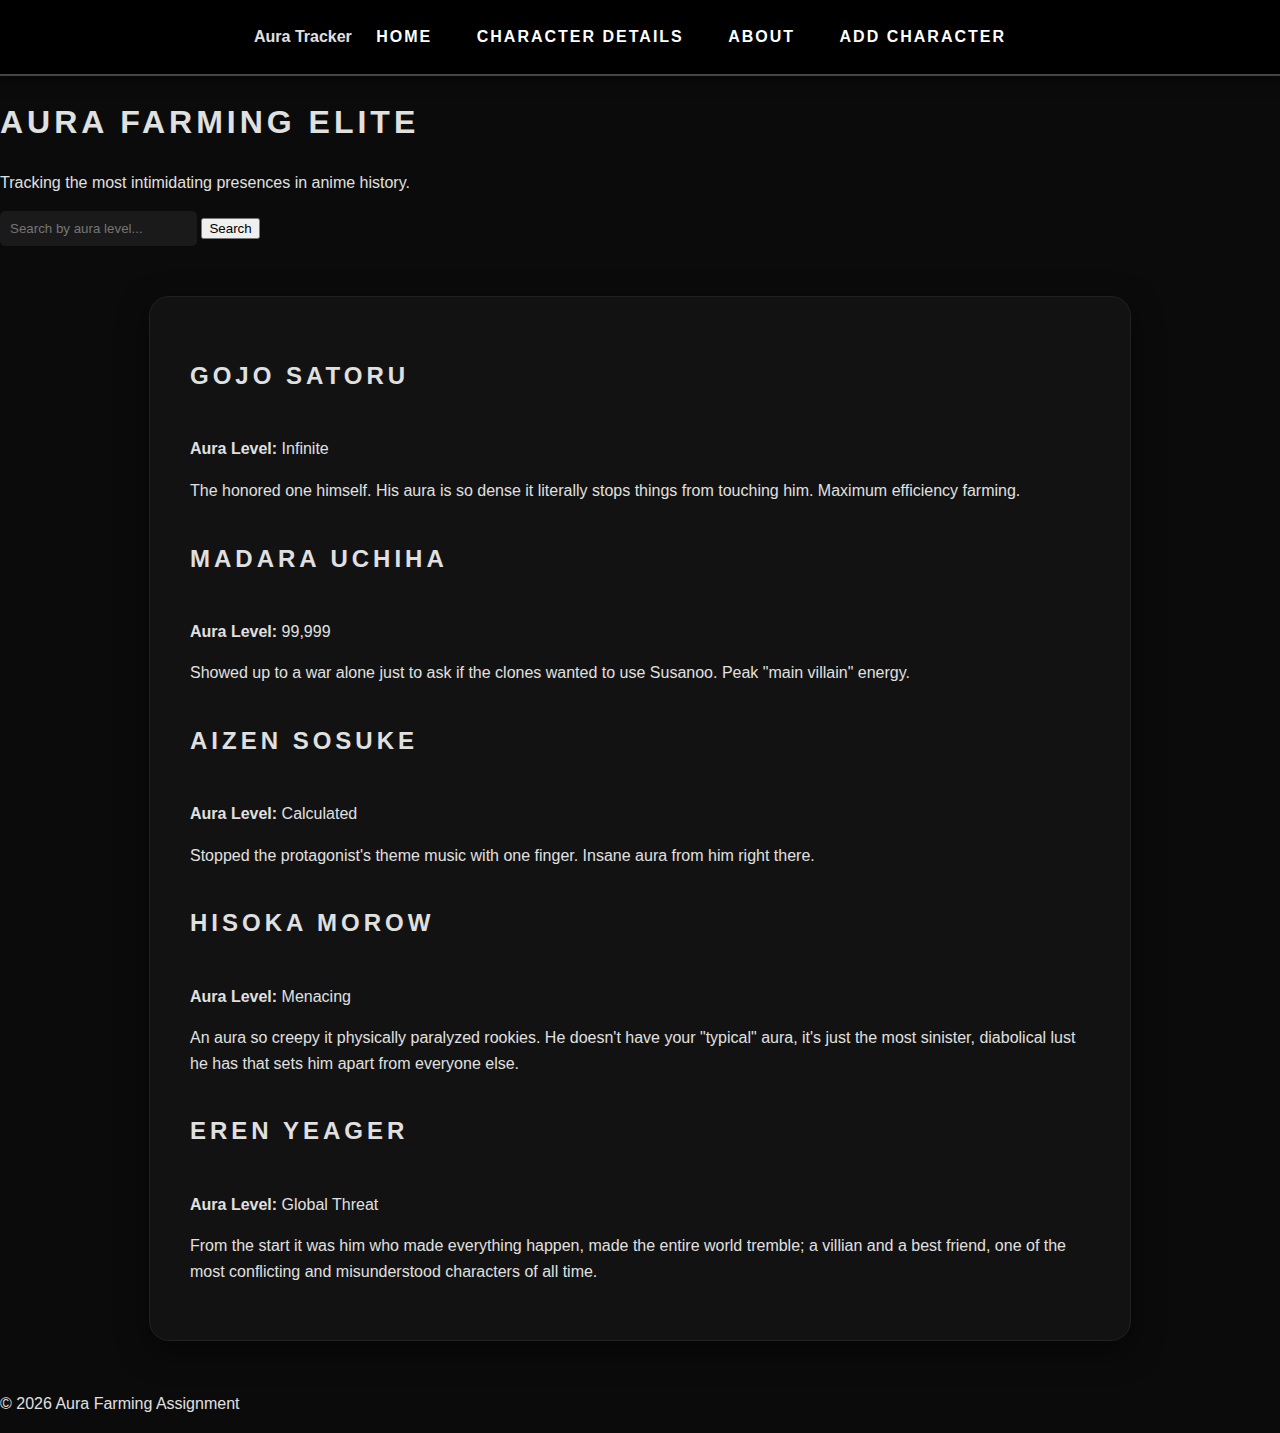
<file: index.html>
<!DOCTYPE html>
<html lang="en">
<head>
    <meta charset="UTF-8">
    <meta name="viewport" content="width=device-width, initial-scale=1.0">
    <title>Aura Academy | Character Gallery</title>
    <link rel="stylesheet" href="style.css">
</head>
<body>
    <nav>
        <strong>Aura Tracker</strong>
        <a href="index.html">Home</a>
        <a href="details.html">Character Details</a>
        <a href="about.html">About</a>
        <a href="contact.html">Add Character</a>
    </nav>

    <header>
        <h1>Aura Farming Elite</h1>
        <p>Tracking the most intimidating presences in anime history.</p>
        
        <div class="search-container">
            <input type="text" id="charSearch" placeholder="Search by aura level...">
            <button type="button">Search</button>
        </div>
    </header>

    <main class="gallery">
        <section class="card">
            <h2>Gojo Satoru</h2>
            <p><strong>Aura Level:</strong> Infinite</p>
            <p>The honored one himself. His aura is so dense it literally stops things from touching him. Maximum efficiency farming.</p>
        </section>

        <section class="card">
            <h2>Madara Uchiha</h2>
            <p><strong>Aura Level:</strong> 99,999</p>
            <p>Showed up to a war alone just to ask if the clones wanted to use Susanoo. Peak "main villain" energy.</p>
        </section>

        <section class="card">
            <h2>Aizen Sosuke</h2>
            <p><strong>Aura Level:</strong> Calculated</p>
            <p>Stopped the protagonist's theme music with one finger. Insane aura from him right there.</p>
        </section>

        <section class="card">
            <h2>Hisoka Morow</h2>
            <p><strong>Aura Level:</strong> Menacing</p>
            <p>An aura so creepy it physically paralyzed rookies. He doesn't have your "typical" aura, it's just the most sinister, diabolical lust he has that sets him apart from everyone else.</p>
        </section>

        <section class="card">
            <h2>Eren Yeager</h2>
            <p><strong>Aura Level:</strong> Global Threat</p>
            <p>From the start it was him who made everything happen, made the entire world tremble; a villian and a best friend, one of the most conflicting and misunderstood characters of all time.</p>
        </section>
    </main>

    <footer>
        <p>&copy; 2026 Aura Farming Assignment</p>
    </footer>
</body>
</html>
</file>
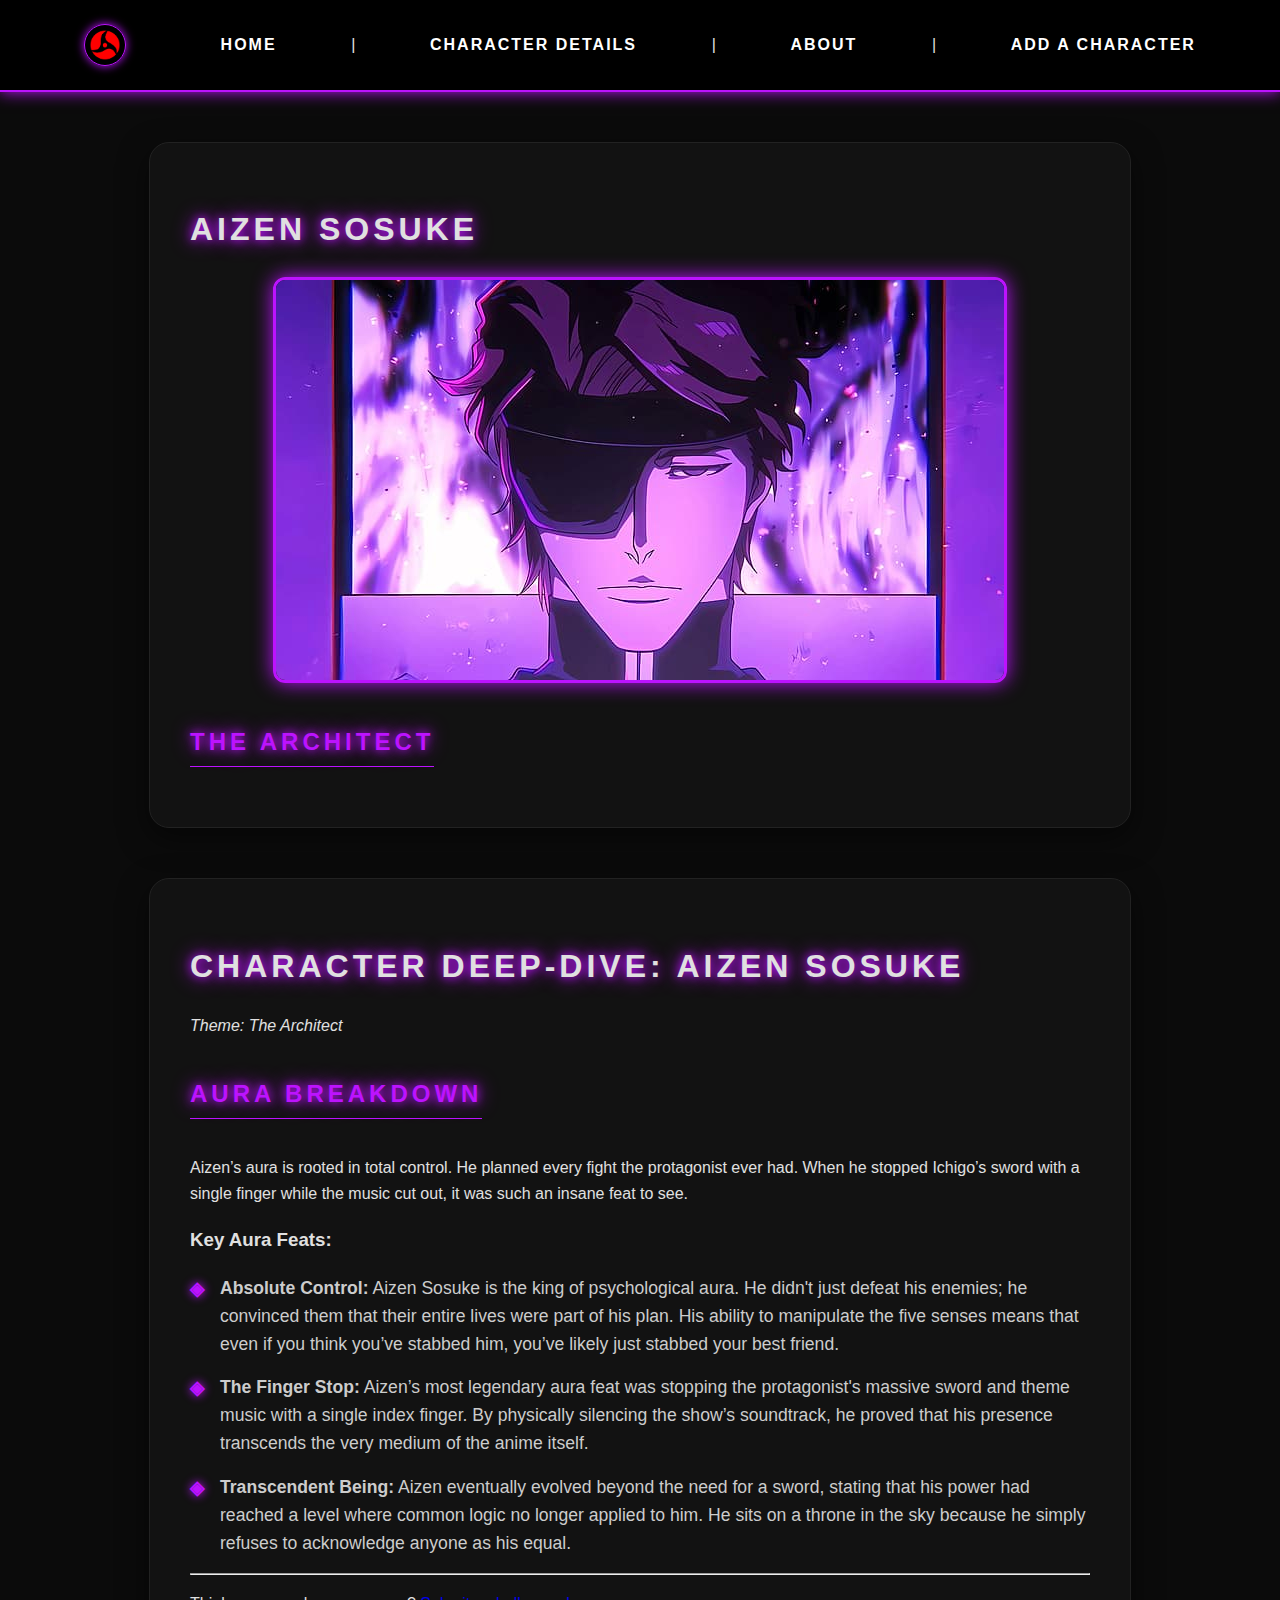
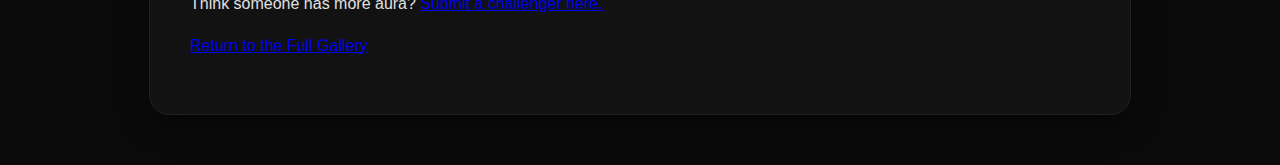
<file: aizen.html>
<!DOCTYPE html>
<html lang="en">
    <style>
    :root { --accent-color: #bc13fe; } /* Hogyoku Purple */
</style>
<nav>
    <div class="nav-content">
        <a href="index.html" class="logo-link">
            <img src="sharingan2.png" alt="Aura Logo" class="nav-logo">
            
        </a>
        <a href="index.html">Home</a> | 
        <a href="details.html">Character Details</a> | 
        <a href="about.html">About</a> | 
        <a href="contact.html">Add a Character</a>
        </div>
    </div>
    </nav>
<main>
    <h1>Aizen Sosuke</h1>
    <img src="aizen.jpg" alt="Aizen">
    <h2>The Architect</h2>
</main>
<head>
    <meta charset="UTF-8">
    <title>Aura Profile: Sosuke Aizen</title>
    <link rel="stylesheet" href="style.css">
</head>
<body>
    

    <main>
        <h1>Character Deep-Dive: Aizen Sosuke</h1>
        <p><em>Theme: The Architect</em></p>

        <section>
            <h2>Aura Breakdown</h2>
            <p>Aizen’s aura is rooted in total control. He planned every fight the protagonist ever had. When he stopped Ichigo’s sword with a single finger while the music cut out, it was such an insane feat to see.</p>
            
            <h3>Key Aura Feats:</h3>
            <ul>
                <li><strong>Absolute Control:</strong> Aizen Sosuke is the king of psychological aura. He didn't just defeat his enemies; he convinced them that their entire lives were part of his plan. His ability to manipulate the five senses means that even if you think you’ve stabbed him, you’ve likely just stabbed your best friend.</li>
                <li><strong>The Finger Stop:</strong> Aizen’s most legendary aura feat was stopping the protagonist's massive sword and theme music with a single index finger. By physically silencing the show’s soundtrack, he proved that his presence transcends the very medium of the anime itself.</li>
                <li><strong>Transcendent Being:</strong> Aizen eventually evolved beyond the need for a sword, stating that his power had reached a level where common logic no longer applied to him. He sits on a throne in the sky because he simply refuses to acknowledge anyone as his equal.</li>
            </ul>
        </section>

        <hr>
        <p>Think someone has more aura? <a href="contact.html">Submit a challenger here.</a></p>
        <p><a href="index.html">Return to the Full Gallery</a></p>
    </main>
</body>
</html>
</file>
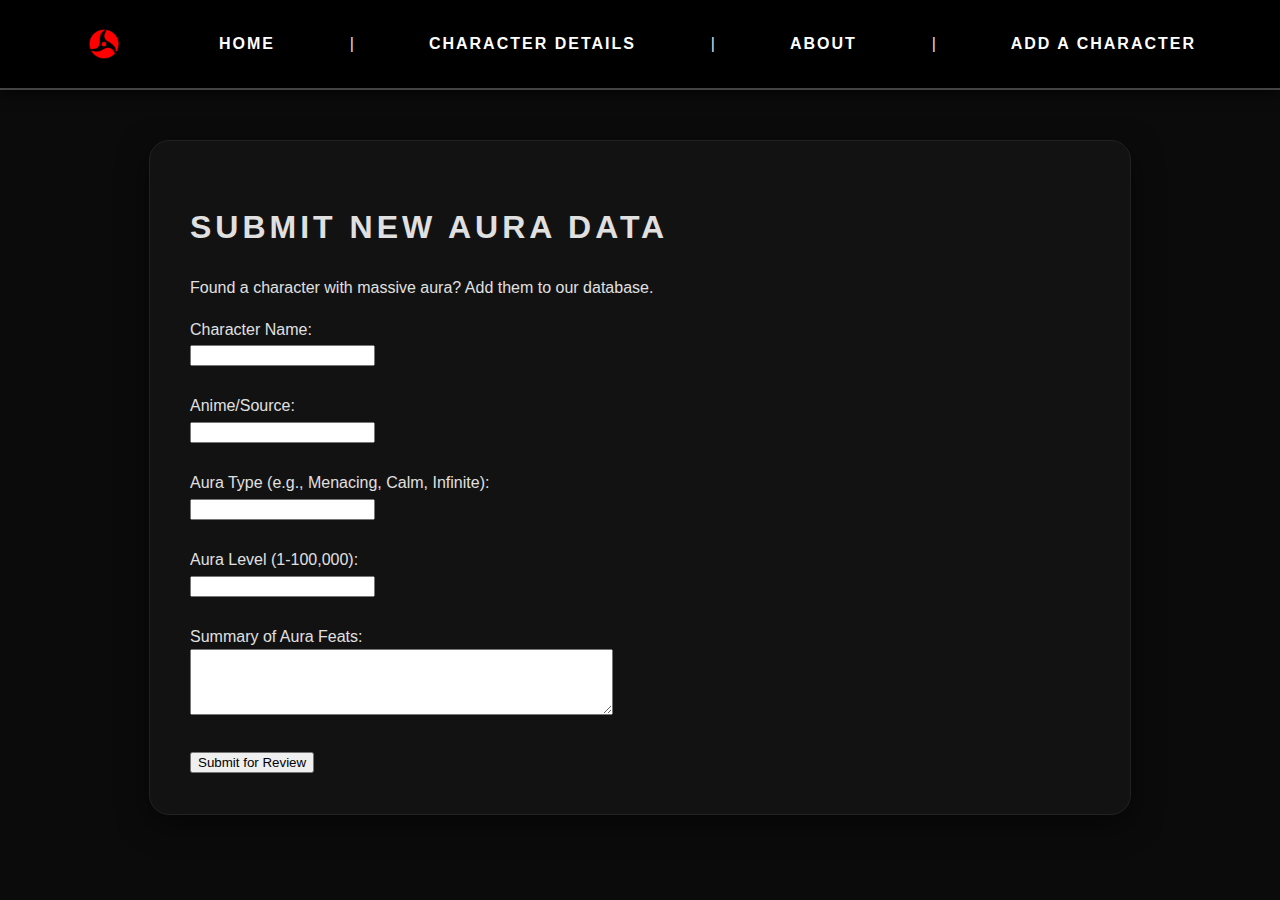
<file: contact.html>
<!DOCTYPE html>
<html lang="en">
<head>
    <meta charset="UTF-8">
    <title>Aura Submission | Add Character</title>
    <link rel="stylesheet" href="style.css">
</head>
<body>
    <nav>
        <div class="nav-content">
        <a href="index.html" class="logo-link">
            <img src="sharingan2.png" alt="Aura Logo" class="nav-logo">
            
        </a>
        <a href="index.html">Home</a> | 
        <a href="details.html">Character Details</a> | 
        <a href="about.html">About</a> | 
        <a href="contact.html">Add a Character</a>
        </div>
    </div>
    </nav>

    <main>
        <h1>Submit New Aura Data</h1>
        <p>Found a character with massive aura? Add them to our database.</p>

        <form action="#">
            <label for="charName">Character Name:</label><br>
            <input type="text" id="charName" name="charName" required><br><br>

            <label for="animeSource">Anime/Source:</label><br>
            <input type="text" id="animeSource" name="animeSource" required><br><br>

            <label for="auraType">Aura Type (e.g., Menacing, Calm, Infinite):</label><br>
            <input type="text" id="auraType" name="auraType"><br><br>

            <label for="auraLevel">Aura Level (1-100,000):</label><br>
            <input type="number" id="auraLevel" name="auraLevel"><br><br>

            <label for="description">Summary of Aura Feats:</label><br>
            <textarea id="description" name="description" rows="4" cols="50"></textarea><br><br>

            <button type="submit">Submit for Review</button>
        </form>
    </main>
</body>
</html>
</file>
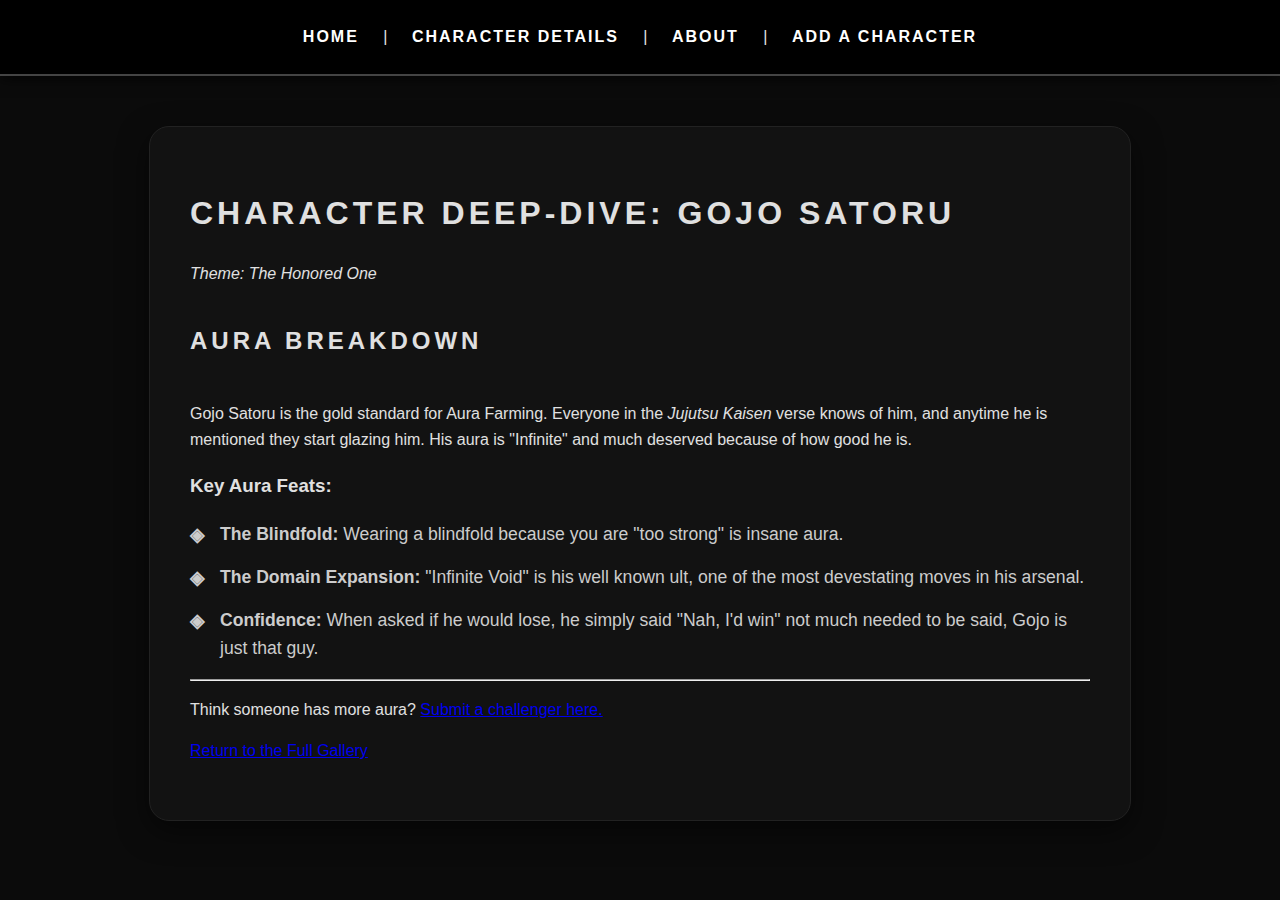
<file: details.html>
<!DOCTYPE html>
<html lang="en">
<head>
    <meta charset="UTF-8">
    <title>Aura Profile: Gojo Satoru</title>
    <link rel="stylesheet" href="style.css">
</head>
<body>
    <nav>
        <a href="index.html">Home</a> | 
        <a href="details.html">Character Details</a> | 
        <a href="about.html">About</a> | 
        <a href="contact.html">Add a Character</a>
    </nav>

    <main>
        <h1>Character Deep-Dive: Gojo Satoru</h1>
        <p><em>Theme: The Honored One</em></p>

        <section>
            <h2>Aura Breakdown</h2>
            <p>Gojo Satoru is the gold standard for Aura Farming. Everyone in the <em>Jujutsu Kaisen</em> verse knows of him, and anytime he is mentioned they start glazing him. His aura is "Infinite" and much deserved because of how good he is.</p>
            
            <h3>Key Aura Feats:</h3>
            <ul>
                <li><strong>The Blindfold:</strong> Wearing a blindfold because you are "too strong" is insane aura.</li>
                <li><strong>The Domain Expansion:</strong> "Infinite Void" is his well known ult, one of the most devestating moves in his arsenal.</li>
                <li><strong>Confidence:</strong> When asked if he would lose, he simply said "Nah, I'd win" not much needed to be said, Gojo is just that guy.</li>
            </ul>
        </section>

        <hr>
        <p>Think someone has more aura? <a href="contact.html">Submit a challenger here.</a></p>
        <p><a href="index.html">Return to the Full Gallery</a></p>
    </main>
</body>
</html>
</file>
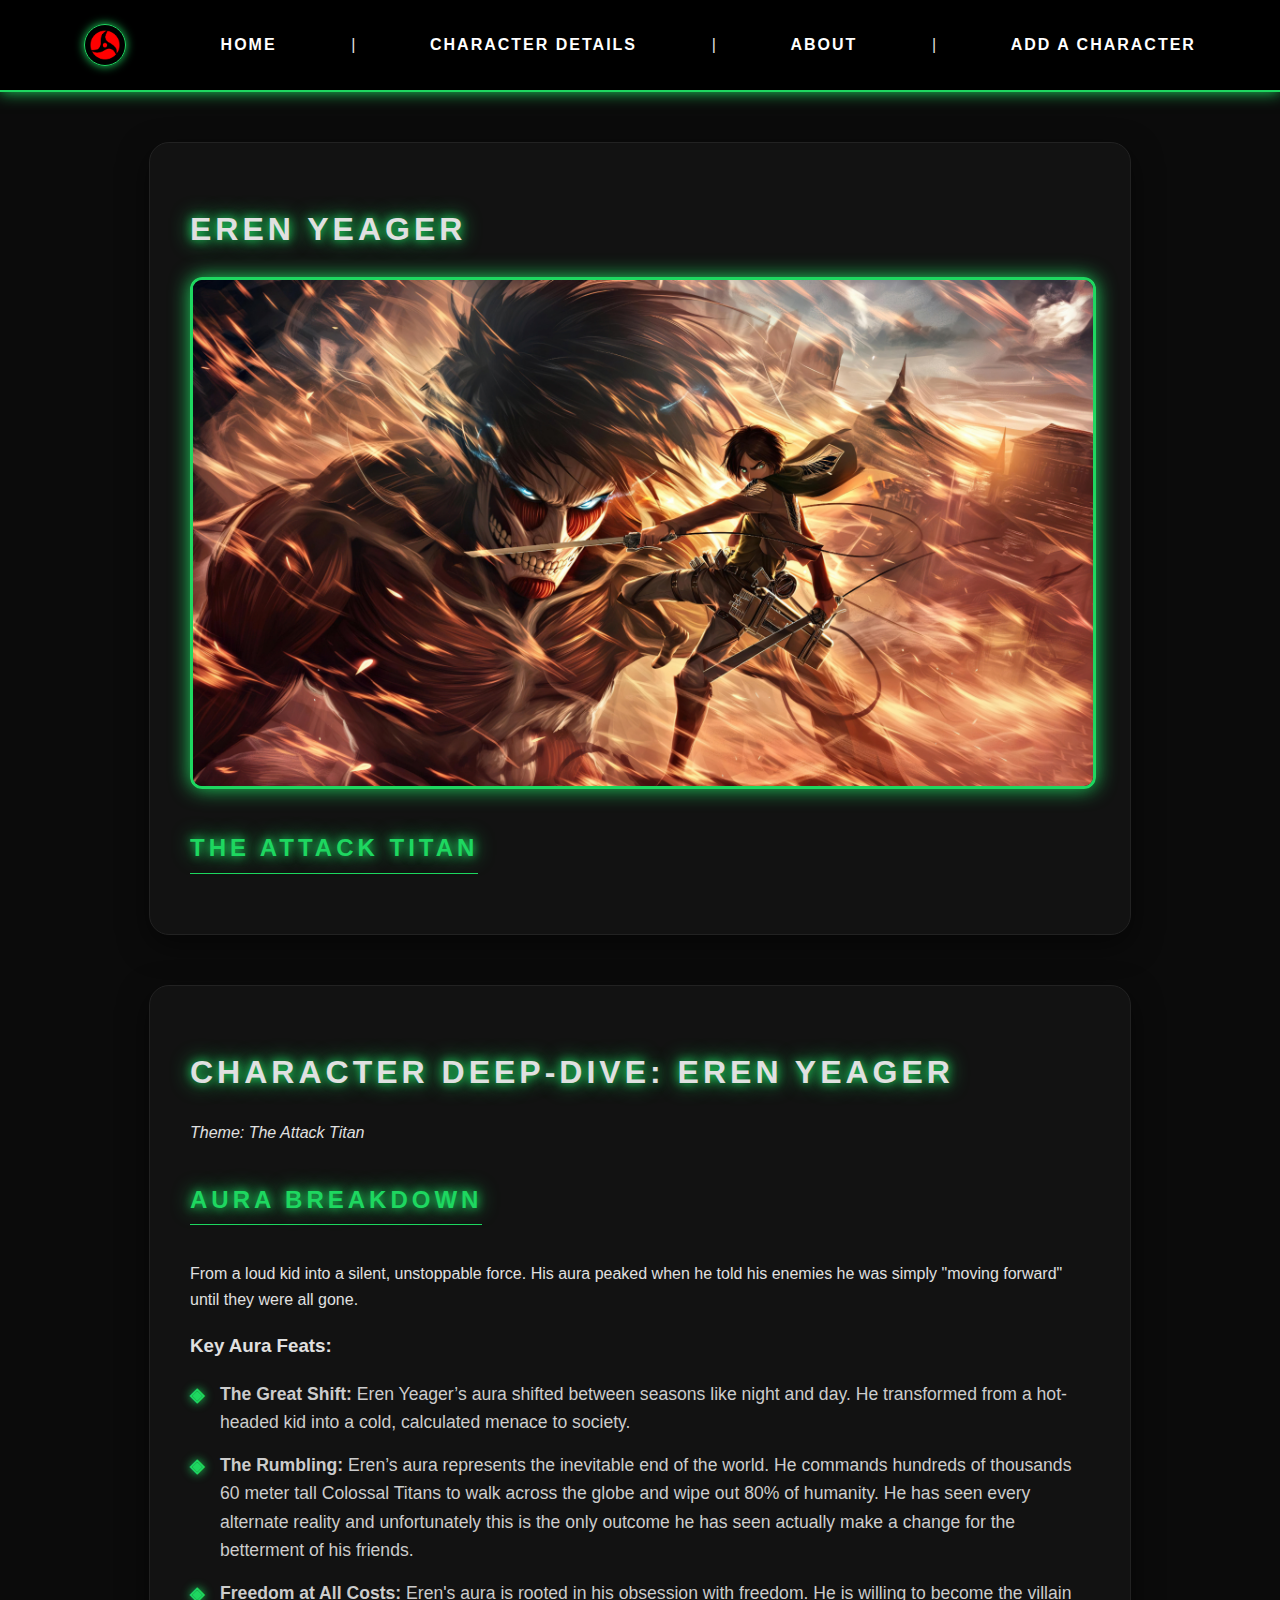
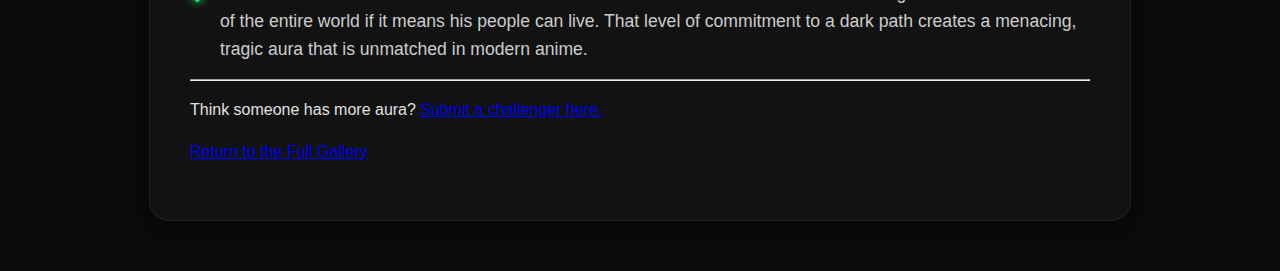
<file: eren.html>
<!DOCTYPE html>
<html lang="en">
    <style>
    :root { --accent-color: #1ed760; } /* Attack Titan Green */
</style>
   <nav>
    <div class="nav-content">
        <a href="index.html" class="logo-link">
            <img src="sharingan2.png" alt="Aura Logo" class="nav-logo">
            
        </a>
        <a href="index.html">Home</a> | 
        <a href="details.html">Character Details</a> | 
        <a href="about.html">About</a> | 
        <a href="contact.html">Add a Character</a>
        </div>
    </div>
    </nav>
<main>
    <h1>Eren Yeager</h1>
    <img src="eren.jpg" alt="Eren">
    <h2>The Attack Titan</h2>
</main>
<head>
    <meta charset="UTF-8">
    <title>Aura Profile: Eren Yeager</title>
    <link rel="stylesheet" href="style.css">
</head>
<body>
    

    <main>
        <h1>Character Deep-Dive: Eren Yeager</h1>
        <p><em>Theme: The Attack Titan</em></p>

        <section>
            <h2>Aura Breakdown</h2>
            <p>From a loud kid into a silent, unstoppable force. His aura peaked when he told his enemies he was simply "moving forward" until they were all gone.</p>
            
            <h3>Key Aura Feats:</h3>
            <ul>
                <li><strong>The Great Shift:</strong> Eren Yeager’s aura shifted between seasons like night and day. He transformed from a hot-headed kid into a cold, calculated menace to society.</li>
                <li><strong>The Rumbling:</strong> Eren’s aura represents the inevitable end of the world. He commands hundreds of thousands 60 meter tall Colossal Titans to walk across the globe and wipe out 80% of humanity. He has seen every alternate reality and unfortunately this is the only outcome he has seen actually make a change for the betterment of his friends.</li>
                <li><strong>Freedom at All Costs:</strong> Eren's aura is rooted in his obsession with freedom. He is willing to become the villain of the entire world if it means his people can live. That level of commitment to a dark path creates a menacing, tragic aura that is unmatched in modern anime.</li>
            </ul>
        </section>

        <hr>
        <p>Think someone has more aura? <a href="contact.html">Submit a challenger here.</a></p>
        <p><a href="index.html">Return to the Full Gallery</a></p>
    </main>
</body>
</html>
</file>
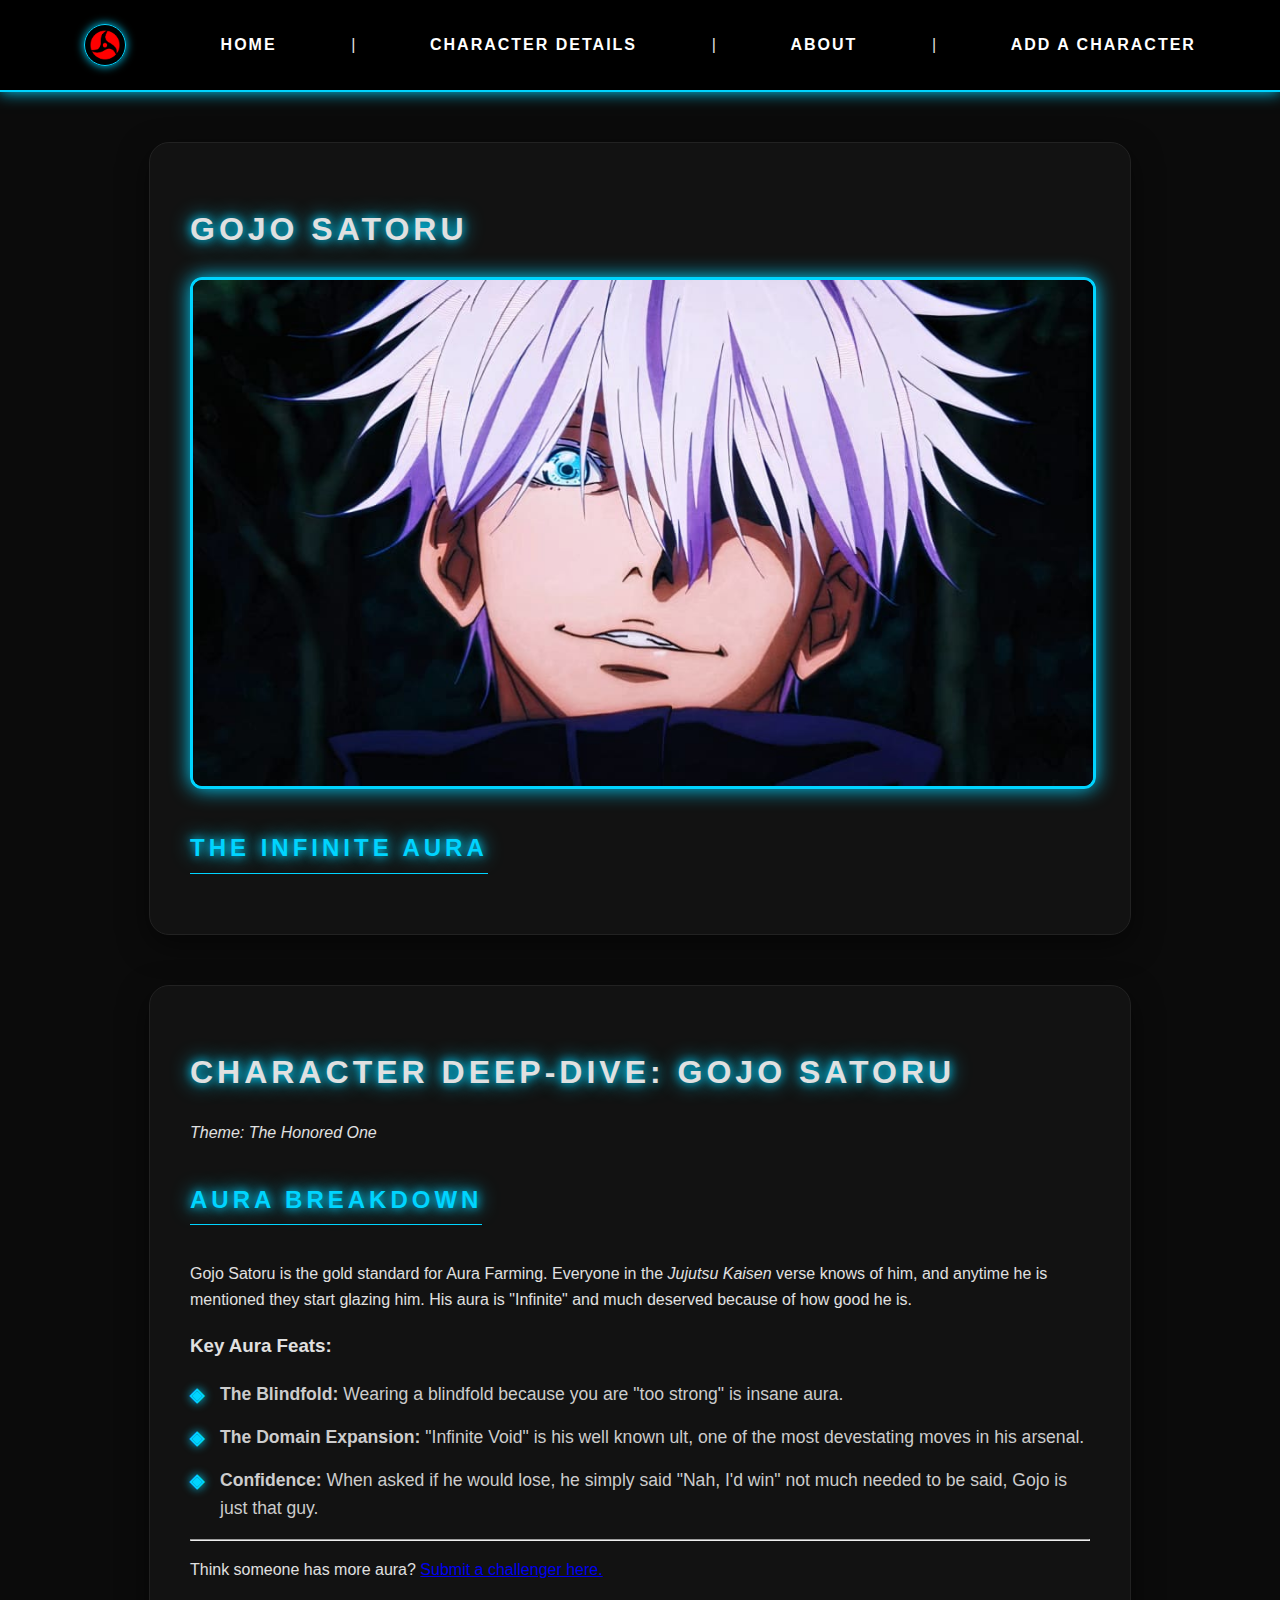
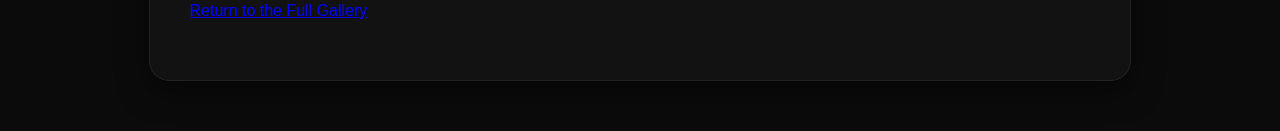
<file: gojo.html>
<!DOCTYPE html>
<html lang="en">
    <style>
    :root { --accent-color: #00d4ff; } /* Electric Blue */
</style>
 <nav>
    <div class="nav-content">
        <a href="index.html" class="logo-link">
            <img src="sharingan2.png" alt="Aura Logo" class="nav-logo">
            
        </a>
        <a href="index.html">Home</a> | 
        <a href="details.html">Character Details</a> | 
        <a href="about.html">About</a> | 
        <a href="contact.html">Add a Character</a>
        </div>
    </div>
    </nav>
<main>
    <h1>Gojo Satoru</h1>
    <img src="gojo.jpg" alt="Gojo">
    <h2>The Infinite Aura</h2>
    </main>
<head>
    <meta charset="UTF-8">
    <title>Aura Profile: Gojo Satoru</title>
    <link rel="stylesheet" href="style.css">
</head>
<body>
    

    <main>
        <h1>Character Deep-Dive: Gojo Satoru</h1>
        <p><em>Theme: The Honored One</em></p>

        <section>
            <h2>Aura Breakdown</h2>
            <p>Gojo Satoru is the gold standard for Aura Farming. Everyone in the <em>Jujutsu Kaisen</em> verse knows of him, and anytime he is mentioned they start glazing him. His aura is "Infinite" and much deserved because of how good he is.</p>
            
            <h3>Key Aura Feats:</h3>
            <ul>
                <li><strong>The Blindfold:</strong> Wearing a blindfold because you are "too strong" is insane aura.</li>
                <li><strong>The Domain Expansion:</strong> "Infinite Void" is his well known ult, one of the most devestating moves in his arsenal.</li>
                <li><strong>Confidence:</strong> When asked if he would lose, he simply said "Nah, I'd win" not much needed to be said, Gojo is just that guy.</li>
            </ul>
        </section>

        <hr>
        <p>Think someone has more aura? <a href="contact.html">Submit a challenger here.</a></p>
        <p><a href="index.html">Return to the Full Gallery</a></p>
    </main>

</body>
</html>
</file>
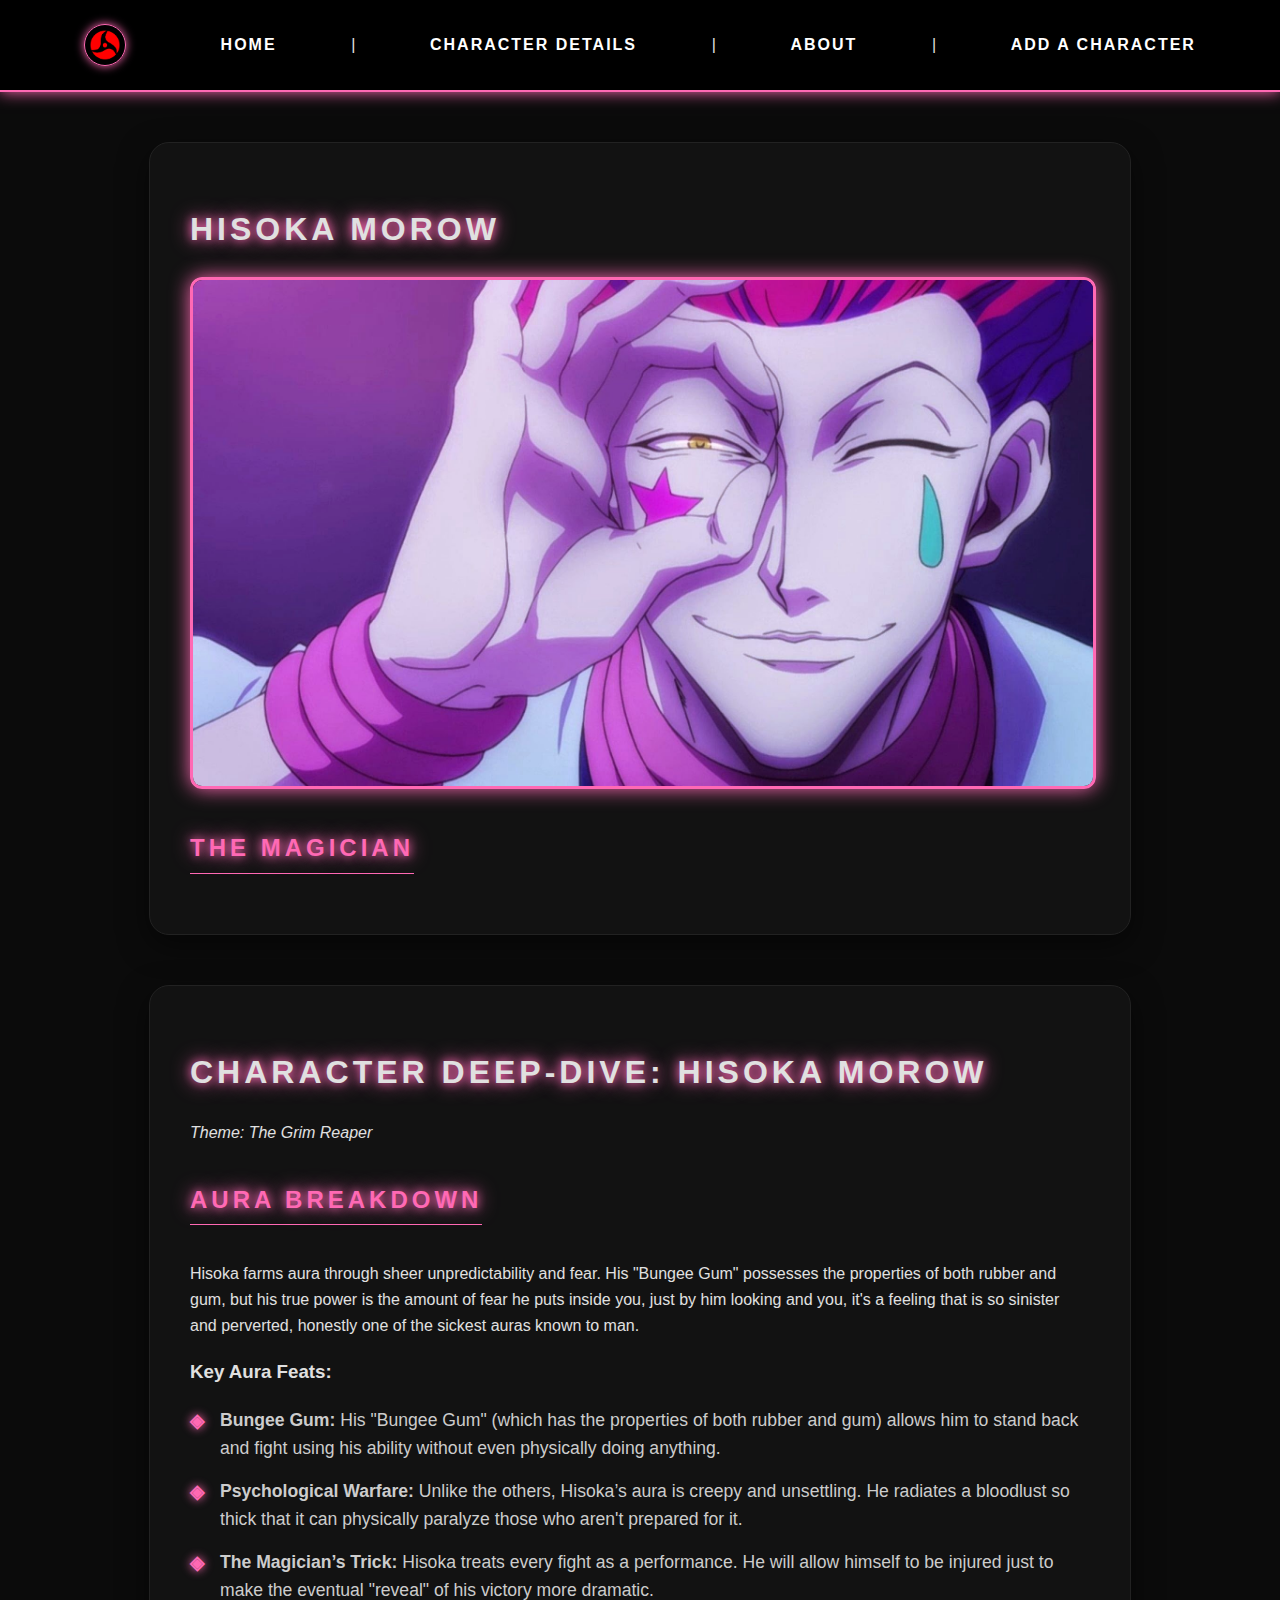
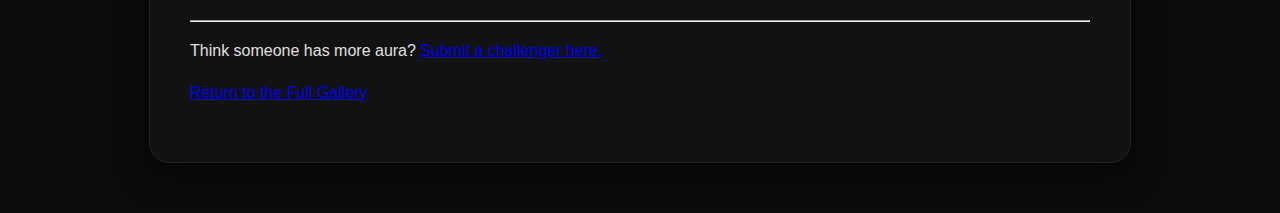
<file: hisoka.html>
<!DOCTYPE html>
<html lang="en">
    <style>
    :root { --accent-color: #ff69b4; } /* Neon Pink */
</style>
<nav>
    <div class="nav-content">
        <a href="index.html" class="logo-link">
            <img src="sharingan2.png" alt="Aura Logo" class="nav-logo">
            
        </a>
        <a href="index.html">Home</a> | 
        <a href="details.html">Character Details</a> | 
        <a href="about.html">About</a> | 
        <a href="contact.html">Add a Character</a>
        </div>
    </div>
    </nav>
<main>
    <h1>Hisoka Morow</h1>
    <img src="hisoka.jpg" alt="Hisoka">
    <h2>The Magician</h2>
</main>
<head>
    <meta charset="UTF-8">
    <title>Aura Profile: Hisoka Morow</title>
    <link rel="stylesheet" href="style.css">
</head>
<body>
  

    <main>
        <h1>Character Deep-Dive: Hisoka Morow</h1>
        <p><em>Theme: The Grim Reaper</em></p>

        <section>
            <h2>Aura Breakdown</h2>
            <p>Hisoka farms aura through sheer unpredictability and fear. His "Bungee Gum" possesses the properties of both rubber and gum, but his true power is the amount of fear he puts inside you, just by him looking and you, it's a feeling that is so sinister and perverted, honestly one of the sickest auras known to man.</p>
            
            <h3>Key Aura Feats:</h3>
            <ul>
                <li><strong>Bungee Gum:</strong> His "Bungee Gum" (which has the properties of both rubber and gum) allows him to stand back and fight using his ability without even physically doing anything.</li>
                <li><strong>Psychological Warfare:</strong> Unlike the others, Hisoka’s aura is creepy and unsettling. He radiates a bloodlust so thick that it can physically paralyze those who aren't prepared for it.</li>
                <li><strong>The Magician’s Trick:</strong> Hisoka treats every fight as a performance. He will allow himself to be injured just to make the eventual "reveal" of his victory more dramatic.</li>
            </ul>
        </section>

        <hr>
        <p>Think someone has more aura? <a href="contact.html">Submit a challenger here.</a></p>
        <p><a href="index.html">Return to the Full Gallery</a></p>
    </main>
</body>
</html>
</file>
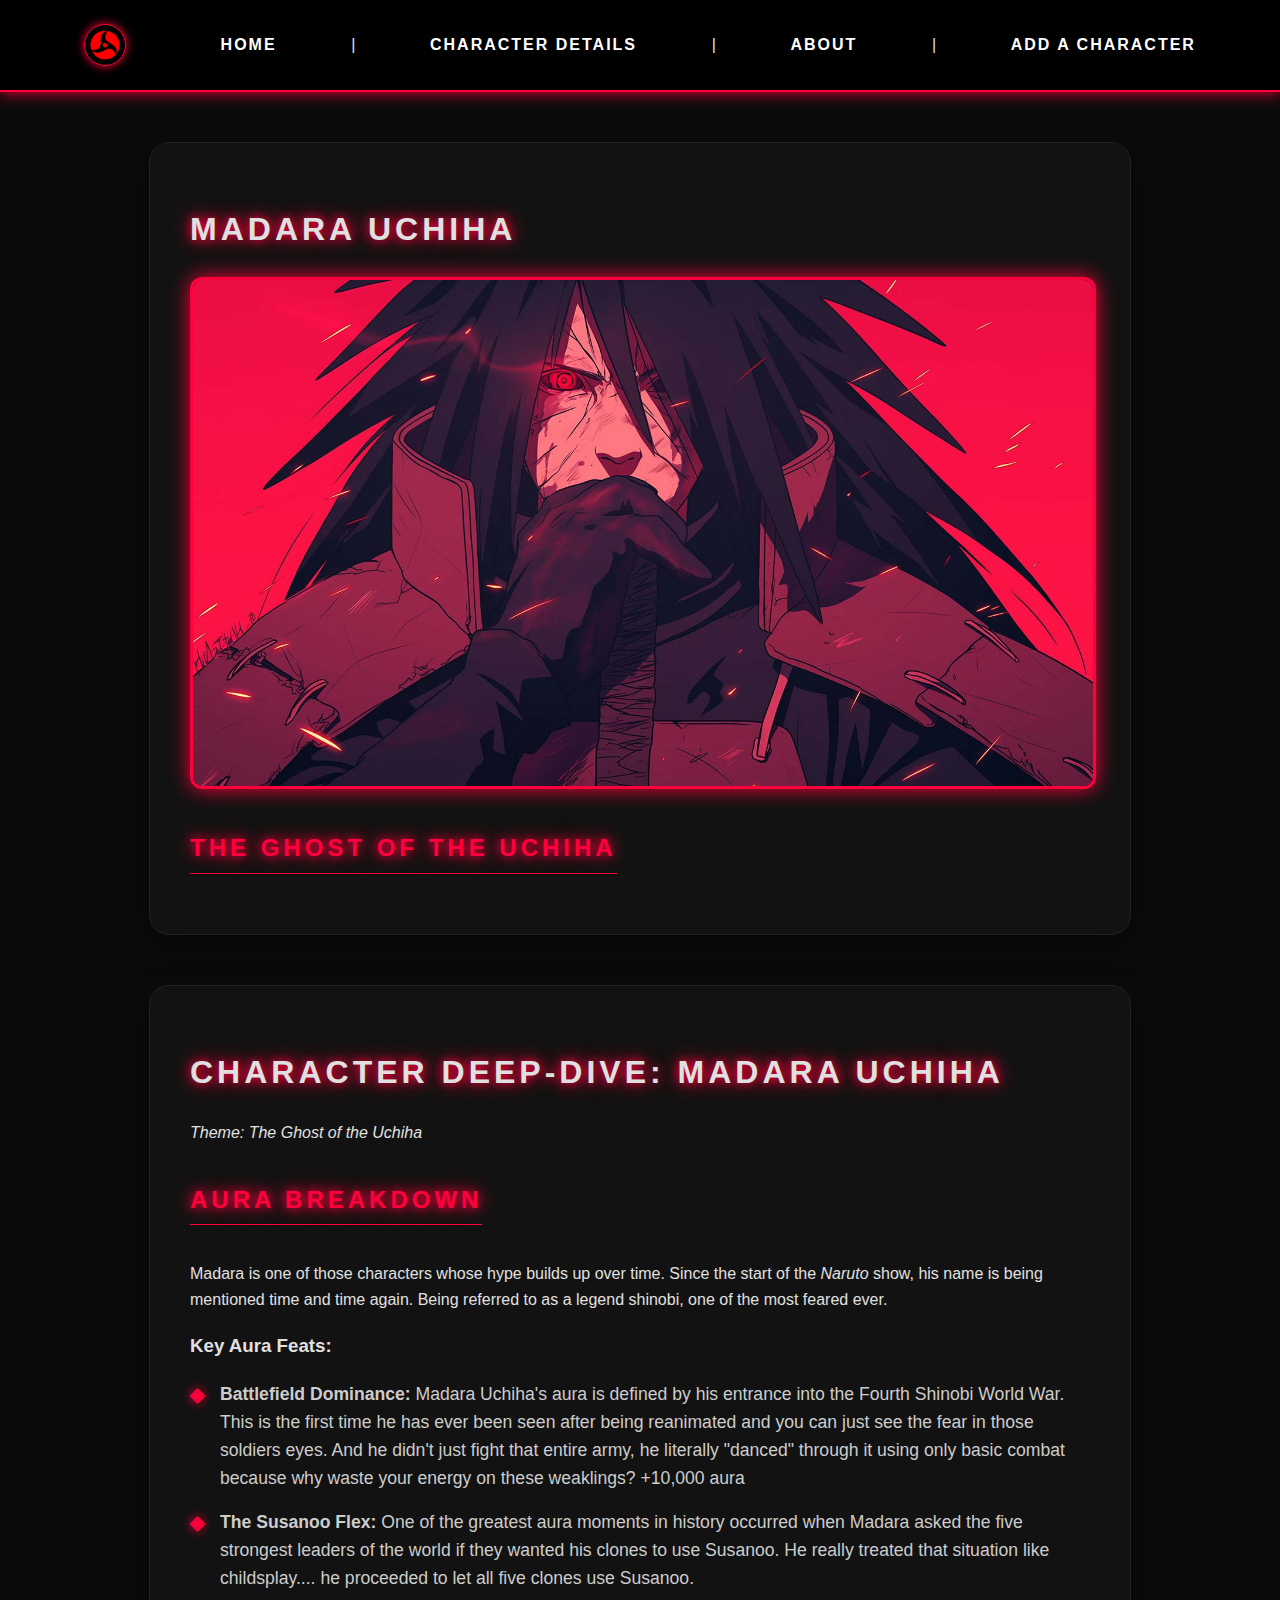
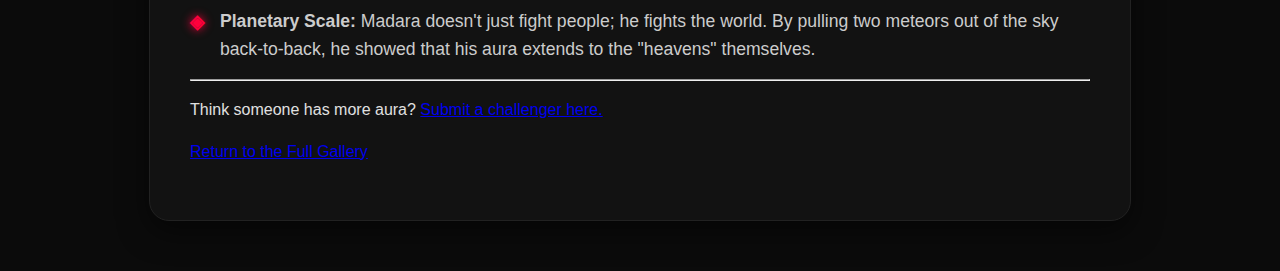
<file: madara.html>
<!DOCTYPE html>
<html lang="en">
    <style>
    :root { --accent-color: #ff003c; } /* Uchiha Red */
</style>
<nav>
    <div class="nav-content">
        <a href="index.html" class="logo-link">
            <img src="sharingan2.png" alt="Aura Logo" class="nav-logo">
            
        </a>
        <a href="index.html">Home</a> | 
        <a href="details.html">Character Details</a> | 
        <a href="about.html">About</a> | 
        <a href="contact.html">Add a Character</a>
        </div>
    </div>
    </nav>
<main>
    <h1>Madara Uchiha</h1>
    <img src="madara.jpg" alt="Madara">
    <h2>The Ghost of the Uchiha</h2>
</main>
<head>
    <meta charset="UTF-8">
    <title>Aura Profile: Madara Uchiha</title>
    <link rel="stylesheet" href="style.css">
</head>
<body>
    

    <main>
        <h1>Character Deep-Dive: Madara Uchiha</h1>
        <p><em>Theme: The Ghost of the Uchiha</em></p>

        <section>
            <h2>Aura Breakdown</h2>
            <p>Madara is one of those characters whose hype builds up over time. Since the start of the <em>Naruto</em> show, his name is being mentioned time and time again. Being referred to as a legend shinobi, one of the most feared ever.</p>
            
            <h3>Key Aura Feats:</h3>
            <ul>
                <li><strong>Battlefield Dominance:</strong> Madara Uchiha's aura is defined by his entrance into the Fourth Shinobi World War. This is the first time he has ever been seen after being reanimated and you can just see the fear in those soldiers eyes. And he didn't just fight that entire army, he literally "danced" through it using only basic combat because why waste your energy on these weaklings? +10,000 aura</li>
                <li><strong>The Susanoo Flex:</strong> One of the greatest aura moments in history occurred when Madara asked the five strongest leaders of the world if they wanted his clones to use Susanoo. He really treated that situation like childsplay.... he proceeded to let all five clones use Susanoo.</li>
                <li><strong>Planetary Scale:</strong> Madara doesn't just fight people; he fights the world. By pulling two meteors out of the sky back-to-back, he showed that his aura extends to the "heavens" themselves.</li>
            </ul>
        </section>

        <hr>
        <p>Think someone has more aura? <a href="contact.html">Submit a challenger here.</a></p>
        <p><a href="index.html">Return to the Full Gallery</a></p>
    </main>
</body>
</html>
</file>
<file: style.css>
/* Core Dark Theme */
body {
    background-color: #0b0b0b; /* Obsidian Black */
    color: #e0e0e0;
    font-family: 'Segoe UI', Roboto, sans-serif;
    margin: 0;
    line-height: 1.6;
}

nav {
    background-color: #000;
    padding: 1.5rem;
    text-align: center;
    border-bottom: 2px solid var(--accent-color, #444);
    box-shadow: 0 0 15px var(--accent-color, #000);
}

nav a {
    color: #fff;
    text-decoration: none;
    margin: 0 20px;
    text-transform: uppercase;
    letter-spacing: 2px;
    font-weight: bold;
    transition: 0.3s;
}

nav a:hover {
    color: var(--accent-color);
    text-shadow: 0 0 10px var(--accent-color);
}

main {
    max-width: 900px;
    margin: 50px auto;
    padding: 40px;
    background: #121212;
    border: 1px solid #222;
    border-radius: 20px;
    box-shadow: 0 10px 30px rgba(0,0,0,0.5);
}

h1, h2 {
    text-transform: uppercase;
    letter-spacing: 4px;
    /* This creates a neon-sign effect based on the character's accent color */
    text-shadow: 0 0 10px var(--accent-color), 
                 0 0 20px var(--accent-color);
    transition: text-shadow 0.5s ease-in-out;
}

h1:hover {
    text-shadow: 0 0 20px var(--accent-color), 
                 0 0 40px var(--accent-color),
                 0 0 60px var(--accent-color);
}

img {
    max-width: 100%; 
    height: auto;
    display: block;
    margin: 0 auto 20px;
    
    border: 3px solid var(--accent-color);
    border-radius: 12px;
    box-shadow: 0 0 20px var(--accent-color);
    
    object-fit: cover; 
}

/* Character Detail Text */
h2 {
    color: var(--accent-color);
    border-bottom: 1px solid var(--accent-color);
    display: inline-block;
    padding-bottom: 5px;
}

/* Remove default bullets */
ul {
    list-style: none;
    padding-left: 0;
}

ul li {
    position: relative;
    padding-left: 30px;
    margin-bottom: 15px;
    font-size: 1.1rem;
    color: #ccc;
    transition: color 0.3s ease;
}

/* Create the custom "Aura Spark" */
ul li::before {
    content: "◈"; /* A diamond symbol looks very 'anime terminal' */
    position: absolute;
    left: 0;
    color: var(--accent-color);
    text-shadow: 0 0 10px var(--accent-color);
    font-weight: bold;
    font-size: 1.2rem;
}

/* Hover effect: make the whole line glow when you mouse over it */
ul li:hover {
    color: #fff;
    text-shadow: 0 0 5px rgba(255, 255, 255, 0.2);
}

.goals-grid {
    display: grid;
    grid-template-columns: repeat(auto-fit, minmax(200px, 1fr));
    gap: 20px;
    margin-top: 30px;
}

.goal-item {
    background: rgba(255, 255, 255, 0.05);
    border: 1px solid rgba(255, 255, 255, 0.1);
    padding: 20px;
    border-radius: 10px;
    text-align: center;
    transition: 0.3s;
}

.goal-item:hover {
    border-color: var(--accent-color);
    box-shadow: 0 0 15px var(--accent-color);
    transform: translateY(-5px);
}

.goal-item h3 {
    margin-top: 0;
    font-size: 1.2rem;
}

/* Layout for the Nav bar */
.nav-content {
    display: flex;
    justify-content: space-between; /* Pushes logo left, links right/center */
    align-items: center;
    max-width: 1200px;
    margin: 0 auto;
    padding: 0 40px;
}

/* Logo Styling */
.logo-link {
    display: flex;
    align-items: center;
    text-decoration: none;
    gap: 15px; /* Space between icon and text */
}

.nav-logo {
    width: 40px; /* Small and professional */
    height: 40px;
    border: 1px solid var(--accent-color);
    box-shadow: 0 0 10px var(--accent-color);
    border-radius: 50%; /* Makes the logo circular */
    margin: 0; /* Overrides previous image margins */
}

.brand-name {
    color: var(--accent-color);
    font-family: 'Orbitron', sans-serif; 
    font-weight: bold;
    letter-spacing: 2px;
    text-transform: uppercase;
}


.nav-links {
    flex-grow: 1;
    text-align: right; 
}

.logo-link:hover .nav-logo {
    transform: rotate(360deg);
    box-shadow: 0 0 20px var(--accent-color);
    transition: 0.8s ease-in-out;
}

/* Search Bar (Home Page) */
.search-container input {
    background: #1a1a1a;
    border: 2px solid var(--accent-color);
    color: white;
    padding: 10px;
    border-radius: 5px;
}

.gojo-img {
    width: 600px; 
    max-width: 100%; 
    max-height: 400px; 
    object-position: center; 
}

.madara-img {
    width: 600px; 
    max-width: 100%; 
    max-height: 400px; 
    object-position: center; 
}

.aizen-img {
    width: 600px; 
    max-width: 100%; 
    max-height: 400px; 
    object-position: center; 
}

.hisoka-img {
    width: 600px; 
    max-width: 100%; 
    max-height: 400px; 
    object-position: center; 
}

.eren-img {
    width: 600px; 
    max-width: 100%; 
    max-height: 400px; 
    object-position: center; 
}
</file>
